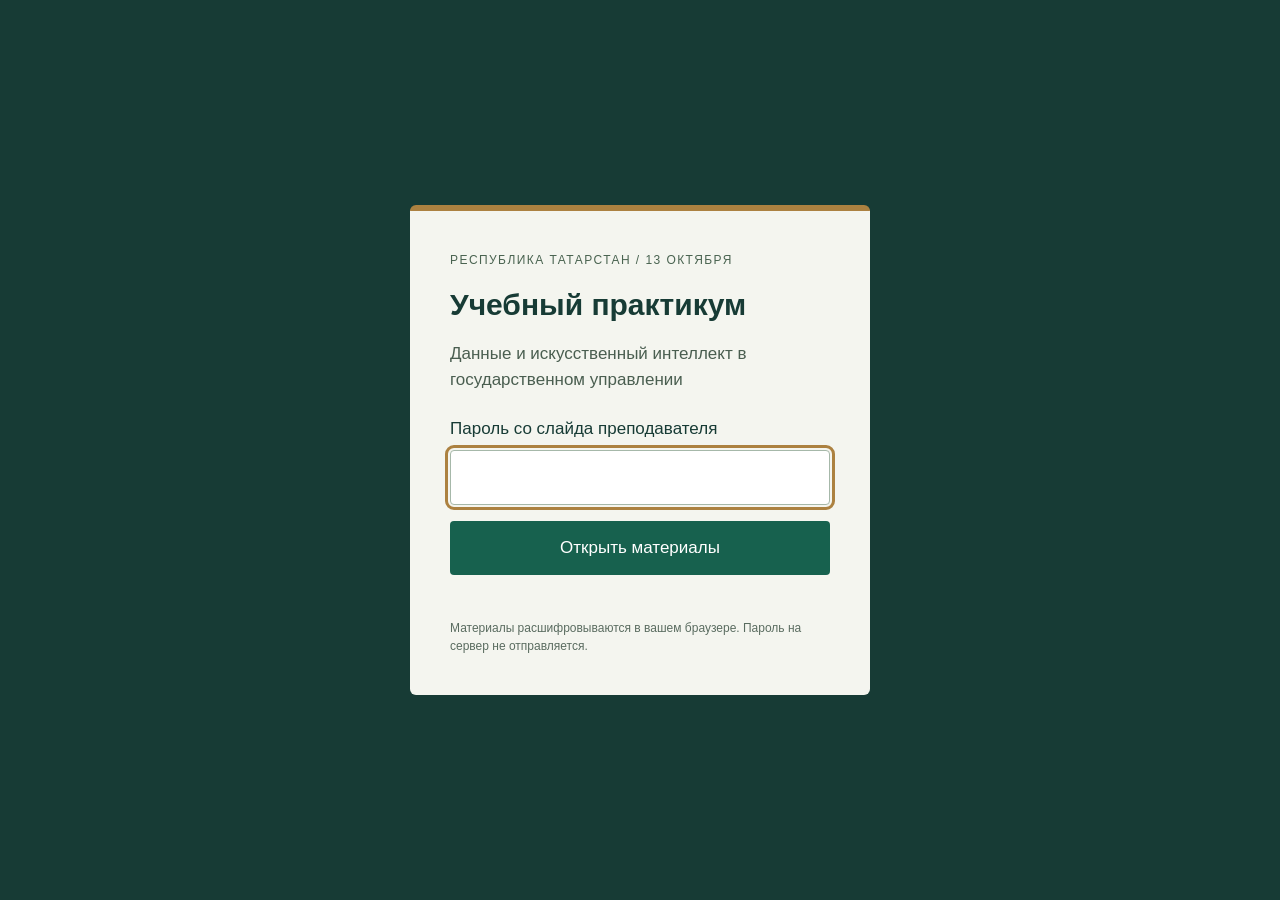
<file: labs/distributions.html>
<!doctype html><html lang="ru"><head><meta charset="utf-8"><meta name="viewport" content="width=device-width,initial-scale=1"><meta name="robots" content="noindex,nofollow,noarchive"><title>Практикум · Республика Татарстан</title><link rel="icon" href="[data-uri]"><style>*{box-sizing:border-box}body{margin:0;min-height:100vh;display:grid;place-items:center;background:#173b35;color:#173b35;font:17px/1.5 Arial,sans-serif;padding:24px}.card{width:100%;max-width:460px;background:#f4f5ef;padding:40px;border-top:6px solid #ac8140;border-radius:6px}.eyebrow{font-size:12px;letter-spacing:.12em;color:#496350}h1{font-size:30px;line-height:1.2;margin:18px 0}p{color:#4a5e50}label{display:block;margin:24px 0 8px}input,button{width:100%;padding:14px;font:inherit;border:1px solid #a6b8a9;border-radius:4px}button{margin-top:16px;background:#17614e;color:white;border:0;cursor:pointer}button:disabled{opacity:1;background:#e5e9e4;color:#53625b;border:1px dashed #79887e;cursor:wait}button:hover:not(:disabled){background:#173b35}button:focus-visible{outline:3px solid #173b35;outline-offset:3px}.error{min-height:24px;color:#a42f24;font-size:14px}small{display:block;margin-top:20px;color:#5a6c60;font-size:12px}input:focus{outline:3px solid #ac8140;outline-offset:2px}</style></head><body><main class="card" id="gate"><div class="eyebrow">РЕСПУБЛИКА ТАТАРСТАН / 13 ОКТЯБРЯ</div><h1>Учебный практикум</h1><p>Данные и искусственный интеллект в государственном управлении</p><form id="entry"><label for="entry-password">Пароль со слайда преподавателя</label><input id="entry-password" type="password" autocomplete="current-password" required autofocus><button id="unlock">Открыть материалы</button></form><div id="entry-error" class="error" role="status"></div><small>Материалы расшифровываются в вашем браузере. Пароль на сервер не отправляется.</small></main><script>
(async()=>{'use strict';const payload="K8ZpuNQiCoLZCetJkSLTFev7kCwdAvou+da5E2o7pOLauGb0bLyR4JKS9mYX/9WQhLzP+1V5JMoUESiUufPFmQm8KdGL67Z67VKQpOZW0DdnppBKALJEzwKZJXNplxJ9+TlaG5o8FxjxG30vE0OcuG40kzBS0G2hVrzpCsLXm0OEtGhNLE7SDbpgzS/[base64]/ksMCqU0HZCS7ggdPXH+zy35SSN8YM8jbBgRaGBijbavR0X79f/t8gW7qFUofQfHbSefINLHtElyEKgdWcGD7/[base64]/aS0t//LhHhMmi0Zwrz509inFt2USWNneQHMhnxKsPgRp2+sRNwAVyup14D6vANbFiRYkHZQRsEdrV1dsgUtwcZuHGEMB7UZ/jWkOTtuLZ6iLHUCYqkAI+QCe0JZFLREyfwrr17Z1hu+LCwb62w4oifqTerJuQbaamoxW7bAXY6WKBkPJ85mhCOPcPuUfLSWD3LEgibzLhxqJn8KgnoiOHj4WgxMi9rQTjLxMiyn/XJIEF3qRBcs45ukPvKeVUc0/2zpY25Ru0EyVv7N9ljvuVAXvFeVjdjO8O1t8q1+w41DrezfJr9LuQ8q3+0WheOaOUBCIBksVwYxfLry00vRpWxEnWQ9bpdxIQX5e/Jz/uqL478U6HeIaguLzZScxQSK7HfFHcQVutbo+CdggiwD6F+rZDA8FHbpdDqaWEhZP2o42I/BC4ZSnUQvBDlsMCCMqqxlCiKbD972db66iEPAmwzrbhaD56vSe8YPND0YQCDtMra2RGVnku2wK0AqFZ+Z4m0yq25g5gCvfgDQco3wjw3/juj7kH3wyHNPiCefsbqC/+UIUjB/37g8Cz1jbuWa1I0aozE7Zq8yIHcWDiDfk4HXw65eigeBtlu/hEp140Qc1ijgIzlYZBAV87xFh36V8d/rMDmrVc+Ugc3Fg0ObQbf8uIvGnWB4VJlzoTBp3ziSR3vi1Cv0Nb9Fr3XAhRZZC23ibwumQIGbbjLMHUX8qaWxKxITqnTmit20LPEjJ7OVczlHD7n9sKA+SYNIJ9SG6hzWfiqWX57kTpXbMUXYPfCwOcS30LN7/P7mkmyRfOmtAeMqZLpQ3nak8JFBRFD37WYG/uBBimLrI0Ae/Ta5du62vmH1akG+J63ja7VZC3TT7kO9pXRuz2XjdviaX2qQuIwn2kGKkOutWna7vdFJFQ/LevTwomX+a257COqipt1DnqaWtE8LV5NcxK4wwnR0K2H7WdsuasGLjB+6vsKUI4okwMhyMVcUwJa0fw/Ct4EeyvUf1GYO8SxxhnyAK9Fr68OBhqfgC/Rh37kWSKKsPT5ChYHkt8OIbMX0T2f+rxtLBnn1CUW480UD8XEU6Nu6hEkqjKZeumczRHGEChAJQTDBKNjqws5Z5QlIhZozIxwf7XZkZLn8UDmnrXbmMKWHHmz3XatmO8qNowpciG5X6A2Ut1R2d64MiZyEYDDL/6ViSApLVAJLqgzHO7MzDNNrLopbgbgtw24Jm0dVO8qaE/j2RAnm9Ei9X1WKRZky0wQY8FRwVuVrNYc0aTHMZi+koFokI1mU5YdHF9AooLSfvvZxoU0NPQrXFX0K75GmAp5GLlbgZhcNOSqizItfQkHkQpSl1YHQTmhG/ysOlbYqFMmbVbqshPn91qv0V9pTFf621jsA2PWKmGcBx7ZwyaLDyti8ohgxzGcvhNhA7PfySrjXVT5zz8k6Vz1UACNbYqPbVycmqpIEP54zpj33AhMN7iGr2bgixUxsY+wkQEHr3jXNqJxBgfy5Cz39gK/O3yLDQR3m+ki8kXPF8JwOYwlrY7pTxXcwiLLDDnpEtRM0deOTIP+ASudtTl6FhDg9zMIY+GosFwORStMJ+fjj8DN+1w2QM3/e6NBtvNDC53Lqt+zsMgT5TKcLaPnN6wzd8uC+soNmQk98S0Ic2HbAwWqTj2IHVycVzrKc/gHACQUiC/ZbtkUXkoIt5qpRlxN1wqt+c/jV1Qzx/ix0qK55wYK4tYWBXnaT/LArQkbBGgkCiB41KyJhrc+ZnYzVfcXJbCEtYNteLu7ofMO9XcjxmhH/ti/ns5vecQpXk46X04U0+H00BjgW73ymClFnfefBHT+5wUiVcEgI0ugcsau0U5OJkcLuLASrKjqlEv9Z3/nrwfif7UZev2zJnjTL8rLHk8wccUcgVuRrwr4ce9NzW+9QX2k18/iOPOETYC/gq2wBeJDDbMLX/RcDhjgSC1MIhACpCNm/lme3mtSTP448s67iw8adYmWh16J2YBPlb5SWa8DG7WxB/BXOVe6IZlw6CsohhCr4E7AIEYsuJcAvLawuPpg0Q9g0OAzWRBp5m4xO56W0Fu2elmdmTgsRvgHcqbQGbVqXhVC1g6DAZkrUqQhK6YoN3+N+X8Kb0OqTPQ+i7m2iJwrEEX0hHHrAqIFOmMf4uBd2jdqe3/QgeYm8RmfhwPu9TwTpkjUHA5TWl5j5PU5fdbOwDHrT+ZtpqThZx/L5BXhQCoR6v8mSxiWlV+ILDA0tMis0VIu4qAcoxZ0z1RK6MlVQ6J1/qjQD99lZVInyDlg//itV+ps2DdyUaXoFrYmXuiKEB7A/6IG33iiZimXna2rKkG396smIuF61bLEJFjZ/viXC9TCqXAmxJHp5uTln1ypto1ZGwIux4lehbQULO5RM7himz/pBWDuPCJL9LNOoG6/hGon9BxH5B4axlNJeGGiqpatOKjeeHA3iZchYX0c0V748cnXQdclRsL+1Qb2RxxkEYQH9Fn/AbE0YKB9la12285g6hNG5YyL3G5vOQeqsYNxaGHrOb5ZCk//0eq76V+mx93yJ89j4PXqAWDGDJF4c1xWRJRMvYz3nPdmMGIP42i/KzhADbQC6lqQhhGlLbxe39tc8S7/gAieHemSQ3K32P3rlTpWNMZp5tieMIr/GKEQtftSa69Wi2dubLdp32C0KDzFlJyJ0lxSE2/rWbZngPg7NO/At7zRoqRjf5ULZAhYr+Xblhb6yyc+2YVWdr+sLuFwRVUBNyV/GiggT/6EqMjVUxaZyxJ3zYOnJZu3733rA0ypmeaBuzvOo7JxIkwInv+okqUamfPqk5TbelYOCZt9o4svZA5cZYQqJYryZA4N/0aoAfwJgB8wqeG793PfdQ1alKJr2bE1sXrIv063o/dcXguYdiVtnKwGdHGndv+yJl8Pl5YsKiOdOs4nGKgQrDpPeZXMkGuiYC/3jrP1S6er06zIcq+qkIAx27SUGi5LudPoHHzYWC4iUohw/yN2hWnHvWeVhAmR+3t3zzVsz6u/74g6b1eaH7tkV+wHR22UxgLDlj0r7VuC9eY/BOku9QwqpQ23O2gd921kJBpLoUY4FMEum8Oof3Gtq64NkyHJAxbrYw50drzL4p+2ZDQyx7concRtghse8PqSkM+CCF5JHp27MiBdXj7RRvtyYOaz8ct8dg5JY4o16pHCkA8MWGUHcE20JSv3OLq8cqHcLES3gNnX23CE/GB3KwNuVO27CKYxS/L6xoub+kFFQpbmSE0uhLYqZhvzrWiP76OLlX6R8CVPrZdbrATHUKApg8OY3ndo11F9SaPfWetmDikwd26hGBznMLsEW2J29GNM6yl4r0NR8/0p56FEQcHQiutHdcGia+ZyIwAStd5vqR1vEWokMK7UHWxdbFCPYs33Z2qQG8tpMH/xe+X+Z0YHFr6VORazn0ujbjQs7ZGTrd9dAv8QwhEgqSfPkmhRhHXv/BniOwRbJfcMy6FdjbvDAHEXPOfPLpqsinHUkiI8gp7uemBsjza/YawWGe+Bvp9qiIDP6kpJWfqET5Q91C46eeT5HA0NVwG5h+Q/Utxvw6KkwvuZM+3qwMFu300fvZHFCskHx3+xRwVv8/OsVuky73mH8qPJLIk601VuboI9peJ8sq8h3xscMgeaMlqoZnXmljsCRGyc+2NailNCF1jPnNRXRor97xWNnUa01opGqbHD5V5jb1AiMSwxRxwqetUfuXdKsvcWQnbThDIMqDgheGOcjfY+FhItpFnpi+dGoRGHQgkYXplwHVduthny/aQ3uwWGMz29kDnEF/kEs1z++rzSzY42fF6nob5RGmPUTwC5zHu79oPXgjv+OQom+YiriRc14lOQDlvJlwkyvqtqpROgv9pnZ20CaMoirUUXv3PHpr2jW8wnyRxonAg0RTk+dm7hAL/[base64]/sURmEIbofj5ley27Rfz8RyTFQYu0ueqB1USXVL63qf9i707ZrWxp1aYxKwbMfFny+Gj7OSTVeoA9xtLyoSodjvivyll5oc97oxrJ22WVeXqhH4mDmJaMAYua4++wYs0DOSFn64KJ+ZxuFQGssB/oixk0UrY/abrLBxpRHMNePXRc+awFoBNzgqQ3tFJQufojNlMHcinPj/XecUzoIX+yagQ2fcwyTqqQfbrdKumuyo84vQtGLJ0u91AZ2c3gR5esxvPgD5196/h3aChoMY0F5NbJqW/70zx+yQ+vEDWlCNRPJbh5uAu5bY+cNzt8HZ0Est1EZoM2ptoOiYgKw4OW7+rlAW2Vo3yd6yzuekb09Smt0hgnhD5A5Al+snXdISpPdfgFyQD8tBdHcHKndooGoZwlUNVWHQ08aKMun6gUjTZ6le/c3GBRH+HjZxX35u7G6aYF/WEHRv+wqaS3dcAa3bq3aBo4F0V6NimK333GpisNFpnyUEbLjq43VGAm/V83sLOF5ZaX27qfBuCrTbbhE0fsxSus2Vj5usqaoZAxroOQmcPET4hsWNrP2toYsuoj87yEhNdbUzwqNGxB5/[base64]/xivORbif5P5czfTW6sfJY7RduzGn02ciZNQSfcYcK6UrmTdkVJuFLLmIhD93Qab2EKAKfTXVJyPhaMe1dIM5iptczmqtEwXCt5B47jYWBkxJukq7bP8F4WFlohGQ6Pnq824xEBVo++R/2t9fY8+XqtdYjmPKRP+a6QR8nS1vjCnBDJ0Nz5cuBh9aEoFTUKNixEtSdbkvyASTlDd8mUEVA4hHYiouMvJlnfnLF0opV0ca5Sr7SdtOV9vkIYKx8tFxn8B8fdrTWVOSWDES37/Uns+YbsT1n85IAQroo3AVS5OPiDMTtAqmZv3Axa9wG88pD6oX/bVcKnhKy05Wq6yTj5s5itHMCWq0dr4VyY7wPyqWxAJwp5KgU4sXRSrBpviIq5AgRHupKnAQe55wEAoE1xMoEZEBE0fhUQxx69tBXk/5/4SILEDcPkivCDlnoWQi1CITUOHBbX/XS/ZS91vS1vggp8YyLhASCVzYc0vkovHmPG1UVvY+5IPR5J22E4nEpFDXDsYU8T+fPcprSJMQ1Kwh0QzycP/nSZGjKeI7Tag4AWF9+eaiG21f8zqW7vK2UGTdOySrylX2eheELoe2zcbB/XnVlMZoJhRusWo73Z8qfDMRdBJhEt9ji2De+YDNjLSTyStB5+WJZOEArOfkydNRJB0FTXhUIgN9P1bThG/FN7tG2fDlRp1gMg9DZ1LavG58LG18ekgPrTj550SDb/82vCO+Sp/LBQ0JQeqX/+/2P7OoAG1qpXp8qLD4yUxj6QAzUBzRBOmZzwCKVs39wFS8FJPnoVseNr63FekGX3jqK2QYt6O/MZ9urW23xSRAtS7m+4c3FhbgYrZq3cJyltDB0wxr0v92PM1tRQWOmq5dKutEl9KsFDoJnyBJcXhRqnB9mOV0gySvVECGgMnyr6urflwHxC9sHzQVqWtLdPTEvMoCzKvgL1To5tC7lVxGS/E/rNINCiPlJ+cGIwqDCbAgIdlge/6hNZzdvVL8oK4WvpA47ywGSO4d6r6RwqV5sLE+M/yMEQv8QQuutSW2ogPdymHCO0yH6AxDK09b39HVow6avN9Wb2JmhvANPetJGz6cCLrktEkFfAJxVxoWIFCGCbZ3MYvoOgE+lnBP4yCN4HRmJkFjTl/2glKFQY47yD0OmWPeUlZLWYQbWNMzvV6pXp2yZdAeqkvWHcB6suil14HwGONH4pFn2roEgF0yZnALCuJvdJnAqSfeINtFIm5W1r++gVlTNqTMddGOtS0MWKWexoQK51znw49wKeaJ5S7P/qUUWm8DgYzVhcV/0O4wiwt6hJ5w4VFwAagzuHKdpgueC0BmgAYRCAMqbKus3f7RTqholqf37PZ8d3LpSBiM/I75489CjqeiMIkEf57uVY+kkX8Vs0SgTmvFrMuVtqRorWDRlpVyeAV/Xp1wnkCkzZYreIc67JQdejfDSl5TicN8m+Numf2YTQOXJERAsLCLo4xzSZHJBpfBYtVgkLtkRSn2psIBIiP+yB5w5LYIBRPUHINNdIxoW8p96uX87NUixhEza3JG//EEY63zlEO3I7WOUrV9Dg0wpC3cQNJRZcz8h0v2Nb2ooly2Q96tqPFbCjJvO3oRa/st10zDSJIO/9zkT9NMmXRnu9ejQPBV9pQOkGIX51e9QEPdQvg0aTSMewn2KBR4NKVnxTB3/7pP73DsVBa7tPqmzALx7kX+foOrxS+qPOSW//ZyFKcAqvYZe/8DXlqih7Oi4l6qpLNQDX3d6l0lA2m19AWAFSGHis+rIM/TmsDqpe1VWrDdfI9jphJTWnMsG1FWl36nxB0BWaByYW3/xGa5ddbEanRNGRRMuragwGO5qwC2c9LR91ImQ1sFAKQpSrjamab/pBLwbO46Tc1hI1p6p4fu26JXRVtqt2LE1WEOOPk2kkyrpUusprFZgEUoeGFHrbG/[base64]/LbrPh8gEh21a8+sWMdGCumezC7C08DaSlG3vixopALf/9wWH3bvYjNq2J/PPEAytKc9EFrftYyg5XVh1dsAAAT7901V5VO5z/TQHIWaD9tTEKegD9x1Eui5hKWwrwVsubm0yhRRwMtM8Otx2rpbeT3VDzx6JKHeYMG1QG+7+RcrJIyWwuCvp7cW1dAkQuJm4ffGYGZl6w2nQR4Q47H8IkIgYIW9zdCeySAPjbEdDHrO24/[base64]/uq0eGoVKH7ZLVLUySwDlfFEacWLdOFZZsQoUTv0NzrOTN5Rq6Jw4F4mES05ThdCb9wMcRWHmgv4smIQEcpbvaufsD7U3adxSykNDqLTfAJN7EQ35B3Tys7+NO0A+f0kbTQH1M2z+kD2qo+nEPxKu/Z3qy9ezHvxxDghqf+EWSLri/raCnRtUZ16OjQEn7Z/EE4pgUcl+js1qqazoCN0IBeXUXcRuNWgw/PdphpBt2S/5JF6ZoF3v7XS3f5IWlbiBuRVNF0EW6p0nf2COnV5ISTmDcq93d5RBFCgNmpA+6QuoJ0qiQ3iMogV7cdbwfSQGjqhYWH+TQcm+roX9ZDk9c5cJ2LnmX73S/Jyscd0MGDNU21X4hdaxMRvnRHqfVtSJkBn4sHnToO+6wSFD/rSjdZuazIyN+J4uzwWIh90R+zptGKWIKU8UNkHn503Jvv8yPiJMjhA0vyyqXdaKIfIV4M92MEyedD8z3gaiqoXIfy33Usf2dtZ56kRJ7Ifqa6bJp+6xHzFYVFZZIENsFKYQuue8Og5udLqVFguEaP83kJhSHFjI3UZ6ncS/TixjVQhFFGYmlGXCmi8ZnBtopnfU5YIqDpamTllZmwjFLbggi2pJXj+EM5kkfd8xsjk58qA/VJObPUIqgMM8Yg9KD/+shN8+zyw1cXYYfAB45kAesjWxL2psGk8ITO5P8ZV2o0cxISTtx4At+23+eFvdPxolpfE8WLO/[base64]/fJR7b7thQmsUqUv8HNr+dJd5XtJ1pB+Lzqlhby7XfRLuDlM9XK4cyDkhqeufZZAn7y/pylV/xNxQ6Y9s0bK4JBZSdihzXM5klBd7J2RyAnAh39/fggaFfkjVAjOVOCcXrhu3VSQj8gGwCzt9+e7OAQtCpe2ISSA6l9X76HgonRX5zp00HVZ2RUTz7u+WldQY4qSeFcGuZHEgaKoOgUUh38MlNql5vBC6AGVcTV6yBBtfAW8QQ0mQjsVSjRVsQ0tHK2MDXD1e6jNmTkbdenATb2T/lAEaAF8euECxx+U51IRcGQSbt33KIuWxpdDhFxUzggOEGhrK5KKeIiOnwnLHJfY/F+xr8i0QppvOxJi1bAFRvb6DZmLywV7ZTQy+6c8WpWwW9sJQAXdZO+FyFr+GjlDGqSomggmD8NUROsC9oDp3ZRZ/[base64]/S0KconjW137xyc7NqtdtYyVWpsyN0PMzeWzEaIwFddR9h+T+DYFochgRhOTk51HrRFcRrG9Ca4s3lOytaHH+aYkp0xUWCk/G/AQZe6As41+Y9loukZvUU4wsaYLbMcL4yN3maPZJKiSjQJGGTc+2x78vMBIL432r/IeKfvtYoG4n1MPGcZ9WjTmwGFIoXxcAMScjXMhnREz0Y20BBRxsLw++QylDUHzYT0vh0FQ9RMLcXRkdpeE1VOJ68VnsPFaMTO53SI+tFFdttiJP8nOc6frUBKAKtiKM9UxeCsl5PMqoRIVmOYSq4CvRfKjpopa1AbLDEPjRgLX4BJ5M/6jrAwMplbmAe/Wn7k1g8XBNzPwP5Hw/P834iqDbsKnOdW8G4rFbt37wg1R8n4GJ1vxaPHXjQywQwXbWPrN1AV6jpFAesUG3agq4+i4VGlnmMuPIsMqCo36daomO2tS4T7oFttM+sbofhD6PKz+t7lL94TsfXxJBLdqo5MsD/qzp08hHpy273L+vFfX3Zk9OKbNnba0qx1DYvBPOCMX3/PTlkhSaKhPtQyn+97WS6UNiyNwsgIn+8t65IrSKC6/AO7ZTHMGbTBHG28emWZKvBnHPC/HE7lDPva6hia0c90kKi3C1sLrmWil+HFVohQiq6uw8REHOsAFgrj2z8NeuzhtzHdQKAaZ/Hu1c3rMyKmp0zo4QCbzQxa4kW0INr3mgh8S45nC5lronYAhBBHIjvFUfJiPfZTbkBovkGQpvkXr6/sfIGmyntVhlE9k4cgrbaqvoEXbgdIETdNrx2Wl5sxynULmUN+GEkRgL6lacS4ipCOewSBIgsG4/[base64]/PmepyYPEU3bZQoEnZ8d6H3/+YIyV4wnuZ6NuGlpAqetF+kr050PalvNuKki+GdWqaWrjdA8N2dYgPv72AX2SEAQ0if90ChIDpXxtmwGODyWapCkvdnYqTSEJPOyOX9Im/YlTVg4UrECbz45zbLuUJZPXI6PHMwycm23ADfwghNGISz12l5e1PeUJQjjqX0ZHJqtl966+ghIyuQ1L18DPKJvhIESvuuvl3/E3ARAy+ZHwLR6nbBU30Jpa2fpsBeberZS9sbchu6MymwbGNR5M793HvSpJ9UToAuZ2TTyeeYUBD0Q9psCUxGCaixIdBZXVBfKjpNitJaj+5SyK6mWyUKb8v8oSnDmhbPmdtGT8PkET817Xs6fuPu3GhHHqw6I+k27ULVelLXd8YGnoRGmhaWKFPic3iuOagdJQh7g/f3+apOJPAk0UMvucSi8qFrW94J+ApshmnzZYkj0ZgafCTXmrS/0wlaN2/xeCYe5sYn6eMYU4N1LYz4NlPMJsMFfsRiXKhcvPhv61afKopdbV/PZYyJh2h9VZIsrDEvNAZfBHFPk1yBb0xqfKbKdC7eV05rnOwAAcol8jVJBltXn/ExcbwKFlt6I7lJjGgdBj+9DkryhQzLaVwNoMwonRECJ4xcCVWueeV2iaDHSOJqxSzx4ByjOLSirGuSnWTU7mpYMicGPrbmcbmTyW0TKtLajS5Ti1SjOqWXv3neclvsUeT0/fM9HdyVKLDvH/Og09wLFuD7MYejIjE4nTqqzxXaKAW3UoiMhgw3jL+KHzi8SrlOdWxmcMtx2hSEuZOcCDbtqS5C5wMDPko+zi2XtNfMPkm1ZfKpgdiJKpGvv67l9zU9LVJ6ncrh/aZb616hww2DYRVEv4G0L957y3pGCzwhYhu62kbZ/F0GahsaICU2W1pKbyGieatIC8q81F9BKM8jcQrAZ+jwSt+s1txR+Nzd61cEwd85lB5XCZLsCfSAMhMrLdOdTl4/[base64]/sCN8N4A1aFtioHk9DO/ME8mOuoAfY+gdgUdW03BMj67OSrnesMdrcwlzp5wpaUpTi1N/lG166g5uM0M8PjP3KObY+n0WmKy8mmajCp+kEq1+4AEBBsI+/8100c6ff6Ybz+D6jM477EjTUyQVtTsyYZqxIh8thnQSpJcodKj59OYo1VXcGB2Mk3QGswE4E4pp1VQhQTs05S5nHjwYNlPs8lWgbWH/Ifo0hhCt4V/gPzUyTRRoZ6go5/wadCVU9zF4fZ+yC3/KCmZAgXoKTO1FMBcFCFWH+Ieyqf3WVQ8K3/J9CnGYyvaZGsNfLnoiYqASn42fVP/c0mw7/P8G+Pt6VB2wwsUyOA7ujpUhKnsKvFTKgNoE9pjxv5d8OzxEvPEaKg/7lzgnTyG00+xY9xk0fshAmfuKpugAYOBRhw5dAajIdCVuQOWOmIKJ8QmdH78g+vcvOdGs13Ps2UeZzKp5F124EPxrHd2JN6HwdFPuEPjJJ8R0TUEzETEVO/jf9UrRY8hfYX4/fkezKgV5ubSv4RiZ89qZWAqQ7aqPq1hXmlo5PfV2bdxLEnDeRQfuPEEXUVNv9A6F/NxPWWih8aeGPxJqfp7NPXTNOSn5BAhjGOvRd8ts353+SUQNVTVuT3iIX+C/Qt7i9QSIfCJ8T1WPF824JWMbionHVzBkTvWHoeG2I8wmyAUZp7D2RdKyj+Z1HOLlnfoA9Vb3pnVvij8VQDmZtOAT1SgLhACmDeg9rQv2zXyJMo+zVzYZJ/4LGFpQsknqj6RGMlPq34kBFTlkNuZJKBEjHqrb2LYOwagCqijJxAg1ELXpi3oJwjxq7flwAR3cQ9LYy/CmWXB9vTAV3LsmfUhOtIpWD83HjLO6EyCrl6q7zpYdfeYwAGcfoHEpRCBsWzPyUcCzi3QWseNE7fLotUL29OZ2+VXiJciOwcLFugwu/3DF2830AL6W6JVcTUrLc7/+lvWvpbGdTMmF+3T11Gam/WcJ9sKUKwA5d/mFocbysSGjvPyPDyKtRXkcn+ugKWILqcCaaj+XvKQ2ziAweB4zPrcw0kEpXvxW3oi48fXOvWh/EneqexgjQIAMRnQ7KMCVEx2LyZWy+HZmuT6RmmwkQrJ19UMKWM5lSm/SP0yVBDpwXsqpYyf/n2r+WN6jUXuFWEOQThCboMWgU/tu3afP0RhNS5qlgrGpx7JEMeTcKPTmrWLHdxL+uP5frpeAIIqXYKrPsfJ/TqPPQ6LeeZaGQuBBXB3uXU4PRnZIwakrIP3vixMHOTDJ2/vLec714DtbrJ5pjD77P5nqUo2vJs49anZ/8qNzsvPddS4D6Tj9YArTddjnltcWsDun/OtiU3fAYRVDFH/9lJrsa/sLmM/hoLQj/d99HJm/DP+okIva/cHOTkPvpcCQ5mmMRJhd+b8kaA2ojSPx1wks/zqeAclUNNuNvn6SC7t/Mvq8t0XBBT4QqYB5k0SZKgONNOYmMQhnJ0LnRR1Mf9x8Nb1xdPYEE3V+abDnE33wGtidCIt+86NegququIQhdLm9gdajbMkRr3LKK69WdbsFqlTPP76IsWDZqlmbtHQLUQJq6VSd/RSRLjB6eUVwI9/2WfNMaIcrXT/dI7oTjJkgVb4CQiPShYtx3op4rqC0mDDjeWUydFqsaSik5tN76vPlH/4g5m6DMtTOkOMYbKFvUvSLfgAqAQhTl1E+tPxHuD8HJzcN/6DVP9tw7CvROvgrrZNGCed398ieFgBNXpxBy2Bkrj/9ZEYW1Jlxw7mCRVD+CnkaAkq9xv6HiPOQPh+d2Doj0zgpV3olGsvnKbfEKK6q2/eE2RFiwMsSPmts/S7vmV+rL5NALaG/[base64]/fcaZB0X38Rr/VehI7iARPl8ZWTleJ41S2mUC+DpVqeWZoQQDuRg30mKkdq2dl4htfDvKAnQFadE223RcUfuqrOwsZsxYDmF+Mlhcywso1+w1H7ke/q90t/ORl0Ad7yMsubY+8pzmoVi2B23YHFzaL1Cko87CxThnos6WzvwfL5hb+TNUunzyJWyRQdMTrjjL5yzCF21WArlD4TWTz0Ly+Om+0zWROEBYPHHWu3XH9E/CaHTHxEot/AdhRU3/Nvnp8yVmEKJE5YactlJsIXYDIr2iQuFYfBaQgKdL/w/vURHoTsSqqEIrOYr6m8p5XlwSw0WItivRB5k7xd3AkQMiZXCOV+6JtVyZnQWgeLElZ+jrOf/l65lDoTypiIHwDoaskMOTFQJaaseNG9D1AQBhu5qO59A1mBvGdHbHNG4lY1MtDxQUGwRALHAOdPtBAnAgUvF/edHnJrnAVZWLeWJswcXJ/4wNdbgg3V4wV/g83zQQ6oRDThfFZW6MgOQ0Tozfkisa0202S6CF/pJN5SzhgT+50fruLrhh4AiWnW/L19/M5s+Fv5sx9YTlib+f8gahif24V4YJ2xC7AZ6AzHrFeZkJ5ANQ==",salt="HaCv/oV8YsXUQV4IsYqVUQ==",iv="mjk2n2zGehGCOPQP",iterations=310000,store='tat-material-key:'+salt;
const bytes=s=>Uint8Array.from(atob(s),c=>c.charCodeAt(0)),encode=a=>btoa(String.fromCharCode(...new Uint8Array(a)));
const form=document.getElementById('entry'),input=document.getElementById('entry-password'),button=document.getElementById('unlock'),error=document.getElementById('entry-error');
async function derive(password){const base=await crypto.subtle.importKey('raw',new TextEncoder().encode(password),'PBKDF2',false,['deriveKey']);return crypto.subtle.deriveKey({name:'PBKDF2',salt:bytes(salt),iterations,hash:'SHA-256'},base,{name:'AES-GCM',length:256},true,['decrypt'])}
async function open(key){const plain=await crypto.subtle.decrypt({name:'AES-GCM',iv:bytes(iv)},key,bytes(payload));if(!window.DecompressionStream)throw Error('old-browser');const text=await new Response(new Blob([plain]).stream().pipeThrough(new DecompressionStream('gzip'))).text();return text}
function remember(raw){try{localStorage.setItem(store,raw)}catch(_){}try{sessionStorage.setItem(store,raw)}catch(_){}}
function forget(){try{localStorage.removeItem(store)}catch(_){}try{sessionStorage.removeItem(store)}catch(_){}}
function render(html){document.open();document.write(html);document.close()}
form.onsubmit=async e=>{e.preventDefault();button.disabled=true;button.textContent='Открываем…';error.textContent='';try{const key=await derive(input.value),html=await open(key);remember(encode(await crypto.subtle.exportKey('raw',key)));input.value='';render(html)}catch(e){error.textContent=e.message==='old-browser'?'Для открытия нужен современный браузер.':!window.crypto?.subtle?'Откройте страницу по HTTPS в современном браузере.':'Пароль не подошёл. Проверьте регистр и символы.';button.disabled=false;button.textContent='Открыть материалы';input.select()}};
let saved;try{saved=localStorage.getItem(store)}catch(_){}if(!saved)try{saved=sessionStorage.getItem(store)}catch(_){}if(saved){document.getElementById('gate').style.visibility='hidden';try{const key=await crypto.subtle.importKey('raw',bytes(saved),'AES-GCM',false,['decrypt']);const html=await open(key);remember(saved);render(html)}catch(_){forget();document.getElementById('gate').style.visibility='visible'}}
})();
</script></body></html>
</file>
